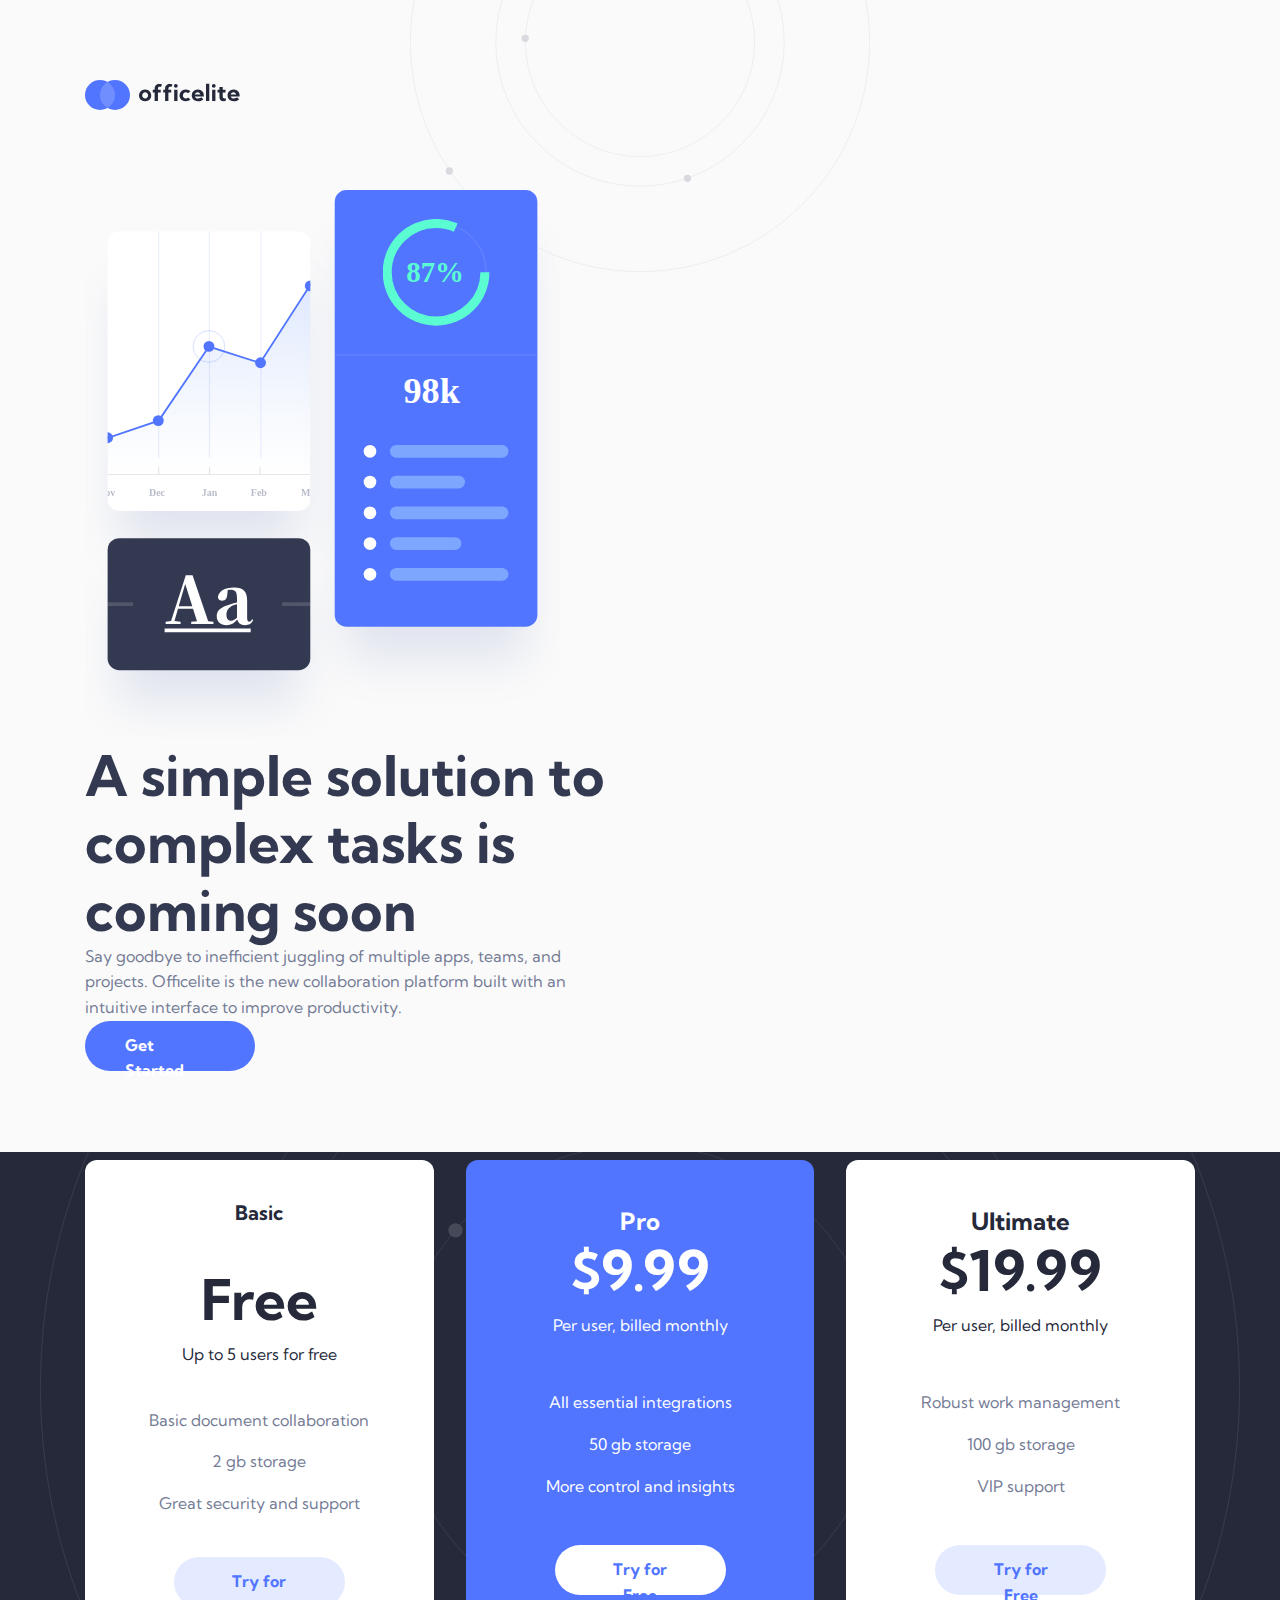
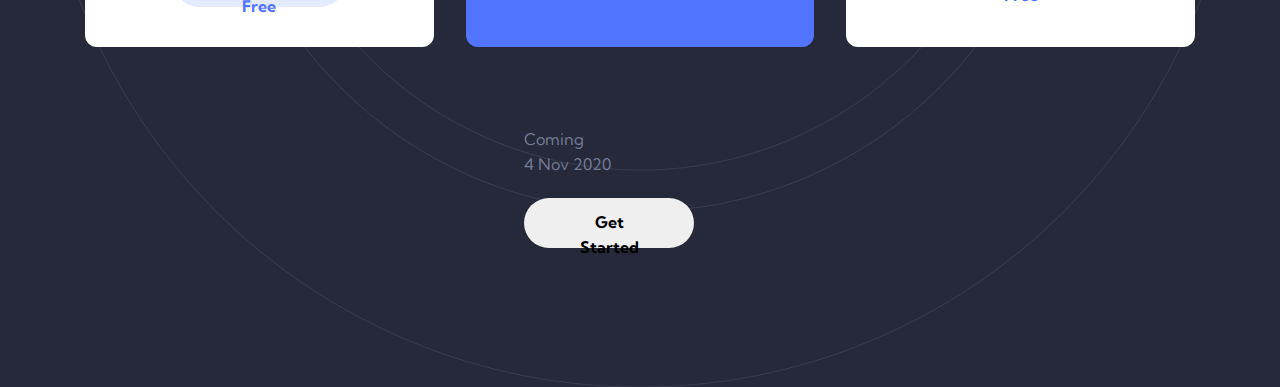
<file: index.html>
<!DOCTYPE html>
<html lang="en">
  <head>
    <meta charset="UTF-8" />
    <meta name="viewport" content="width=device-width, initial-scale=1.0" />

    <link
      rel="icon"
      type="image/png"
      sizes="32x32"
      href="./assets/favicon-32x32.png"
    />
    <link rel="preconnect" href="https://fonts.googleapis.com" />
    <link rel="preconnect" href="https://fonts.gstatic.com" crossorigin />
    <link
      href="https://fonts.googleapis.com/css2?family=Kumbh+Sans:wght@100..900&display=swap"
      rel="stylesheet"
    />
    <link rel="stylesheet" href="./styles/app.css" />
    <link rel="stylesheet" href="./styles/pricing.css" />
    <title>Frontend Mentor | Officelite coming soon site</title>
  </head>
  <body>
    <div class="container">
      <header>
        <nav>
          <img
            class="logo"
            src="./assets/shared/logo.svg"
            alt="officelite logo"
          />
        </nav>
      </header>
      <main>
        <div class="hero-section">
          <img
            class="hero-img"
            src="./assets/home/illustration-charts.svg"
            alt="illustration-charts"
          />
          <div class="hero-content">
            <h1 class="title">
              A simple solution to complex tasks is coming soon
            </h1>
            <p>
              Say goodbye to inefficient juggling of multiple apps, teams, and
              projects. Officelite is the new collaboration platform built with
              an intuitive interface to improve productivity.
            </p>
            <button class="btn btn-main-cta btn-hero" type="button">
              Get Started
            </button>
          </div>
        </div>

        <div class="pricing-section">
          <article class="card">
            <header>
              <h2 class="pricing-plan">Basic</h2>
              <div class="pricing-details">
                <h3 class="price">Free</h3>
                <p class="users">Up to 5 users for free</p>
              </div>
            </header>
            <ul class="pricing-features">
              <li>Basic document collaboration</li>
              <li>2 gb storage</li>
              <li>Great security and support</li>
            </ul>
            <button class="btn btn-plan-cta" type="button">Try for Free</button>
          </article>
          <article class="card selected">
            <header>
              <h2>Pro</h2>
              <div class="pricing-details">
                <h3 class="price">$9.99</h3>
                <p class="users">Per user, billed monthly</p>
              </div>
            </header>
            <ul class="pricing-features">
              <li>All essential integrations</li>
              <li>50 gb storage</li>
              <li>More control and insights</li>
            </ul>
            <button class="btn btn-plan-cta" type="button">Try for Free</button>
          </article>
          <article class="card">
            <header>
              <h2>Ultimate</h2>
              <div class="pricing-details">
                <h3 class="price">$19.99</h3>
                <p class="users">Per user, billed monthly</p>
              </div>
            </header>
            <ul class="pricing-features">
              <li>Robust work management</li>
              <li>100 gb storage</li>
              <li>VIP support</li>
            </ul>
            <button class="btn btn-plan-cta" type="button">Try for Free</button>
          </article>
        </div>

        <footer>
          <div class="countdown-section">
            <!-- If you're choosing to make this date dynamic, set it to 30 days in the future from the moment the visitor views the page -->
            <div>
              <p>Coming</p>
              <p>4 Nov 2020</p>
            </div>
            <div>
              <!-- If you're choosing to make this timer dynamic, have it countdown from the date you set above -->
              47 Days 07 Hours 56 Min 14 Sec
            </div>
            <button class="btn btn-main" type="button">Get Started</button>
          </div>
        </footer>
      </main>
    </div>
  </body>
</html>
</file>
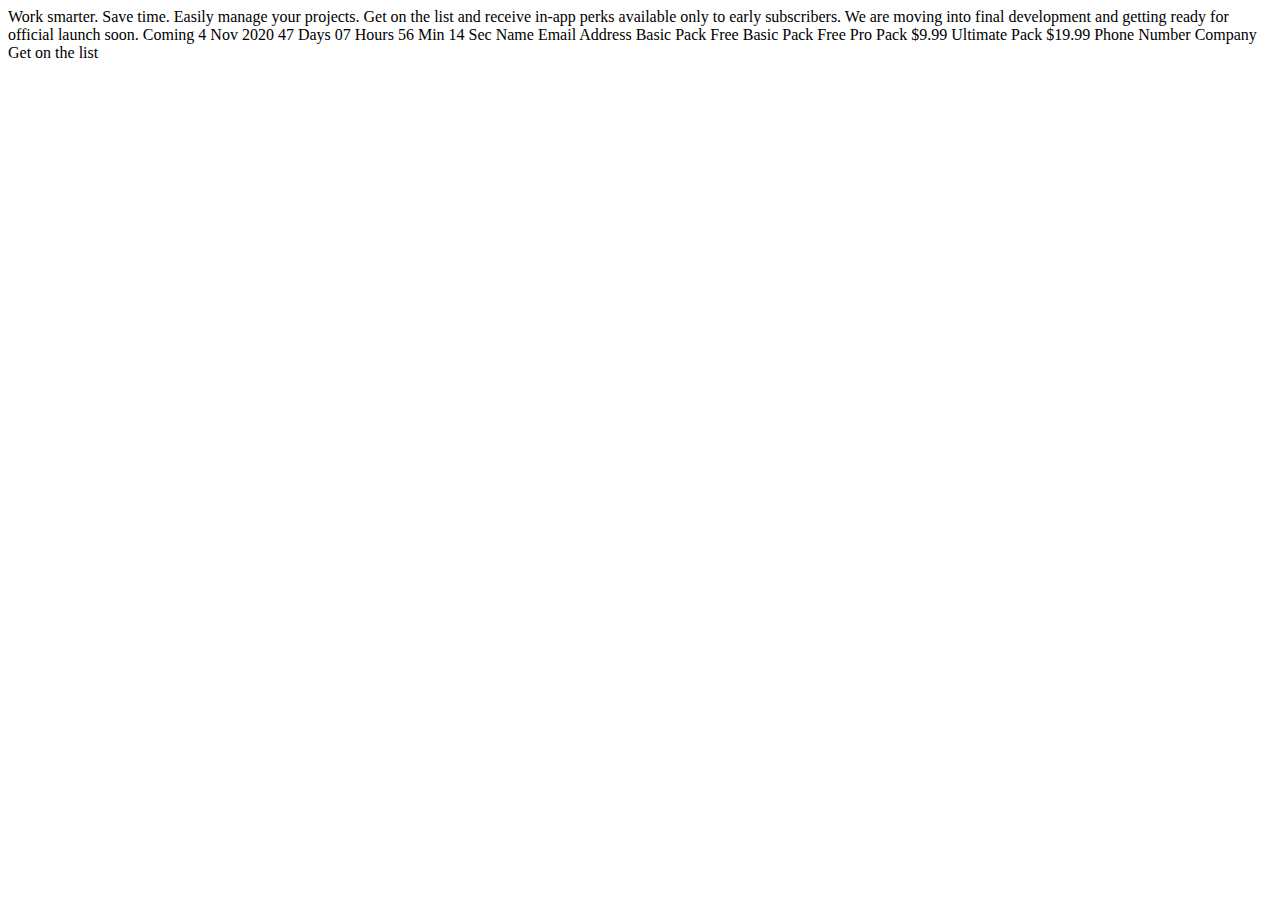
<file: sign-up.html>
<!DOCTYPE html>
<html lang="en">
<head>
  <meta charset="UTF-8">
  <meta name="viewport" content="width=device-width, initial-scale=1.0">

  <link rel="icon" type="image/png" sizes="32x32" href="./assets/favicon-32x32.png">

    <title>Frontend Mentor | Officelite coming soon site</title>
</head>
<body>
  Work smarter. Save time.

  Easily manage your projects. Get on the list and receive in-app perks available only to 
  early subscribers. We are moving into final development and getting ready for official launch soon.

  <!-- If you're choosing to make this date dynamic, set it to 30 days in the future from the moment the visitor views the page -->
  Coming 4 Nov 2020

  <!-- If you're choosing to make this timer dynamic, have it countdown from the date you set above -->
  47 Days
  07 Hours
  56 Min
  14 Sec

  Name
  Email Address
  Basic Pack Free
  Basic Pack Free
  Pro Pack $9.99
  Ultimate Pack $19.99
  Phone Number
  Company
  Get on the list
</body>
</html>
</file>
<file: styles/app.css>
* {
  box-sizing: border-box;
}

:root {
  /* colors */
  --color-neutral-900: #25293a;
  --color-neutral-800: #333950;
  --color-neutral-500: #747b95;
  --color-neutral-500-50a: rgba(116, 123, 149, 50%);
  --color-neutral-50: #fafafa;
  --color-neutral-0: #ffffff;
  --color-blue-500: #5175ff;
  --color-blue-300: #829cff;
  --color-blue-100: #e4eaff;
  --color-red-400: #f05b5b;
}

html,
input,
button {
  font-family: "Kumbh Sans", sans-serif;
  font-optical-sizing: auto;
  font-style: normal;
  font-variation-settings: "YOPQ" 300;
}

html,
body {
  margin: 0;
  color: var(--color-neutral-900);
}

h1,
h2,
h3 {
  margin: 0;
  font-weight: 700;
  letter-spacing: 0px;
}

h1 {
  font-size: 2.5rem;
  line-height: 120%;
  color: var(--color-neutral-800);
}

p,
li,
button {
  margin: 0;
  font-size: 1rem;
  line-height: 160%;
  letter-spacing: 0px;
}

p,
li {
  font-weight: 400;
  color: var(--color-neutral-500);
}

ul {
  list-style-type: none;
  margin: 0;
  padding: 0;
}

body {
  position: relative;
  background: url(../assets/home/bg-pattern-header.svg) center top -188px/ 460px
      no-repeat,
    url(../assets/home/bg-pattern-footer.svg) center bottom / 1200px no-repeat,
    linear-gradient(
      to bottom,
      var(--color-neutral-50) 0%,
      var(--color-neutral-50) 58%,
      var(--color-neutral-900) 58%,
      var(--color-neutral-900) 100%
    );
}

.container {
  margin: 0 auto;
  max-width: 1190px;
  padding: 40px 1rem 112px;
  display: flex;
  flex-direction: column;
  gap: 80px;
}

/* header */
nav {
  display: flex;
  align-items: center;
  justify-content: center;
}

/* main */
main {
  display: flex;
  flex-direction: column;
  gap: 80px;
}

.btn {
  width: 170px;
  height: 50px;
  border-radius: 999px;
  padding: 12px 40px;
  font-weight: 700;
  border: none;
  outline: none;
  cursor: pointer;
}

.btn-main-cta {
  background-color: var(--color-blue-500);
  color: var(--color-neutral-0);
}

.btn-main-cta:hover {
  background-color: var(--color-blue-300);
}

.btn-main-cta:focus {
  box-shadow: 0 0 0 3px var(--color-neutral-0), 0 0 0 5px var(--color-blue-500);
}

footer {
  display: flex;
  gap: 48px;
  flex-direction: column;
  align-items: center;
}

@media screen and (min-width: 575px) {
  .hero-content {
    max-width: 540px;
  }
}

@media screen and (min-width: 768px) {
  .container {
    padding: 80px 2.5rem 130px;
  }

  nav {
    justify-content: start;
  }

  .hero-section {
    flex-direction: row-reverse;
    gap: 63px;
    justify-content: space-between;
  }

  .hero-content {
    align-items: start;
  }

  .hero-content > * {
    text-align: start;
  }

  .hero-img {
    max-width: 280px;
  }
}

@media screen and (min-width: 992px) {
  .hero-img {
    max-width: 370px;
  }
}

@media screen and (min-width: 1200px) {
  .hero-section {
    gap: 95px;
  }

  .title {
    font-size: 3.5rem;
  }

  .hero-img {
    max-width: 475px;
  }
}

/* text presets */
.text-preset1 {
  font-size: 3.5rem; /* 56px */
  font-weight: 700;
  line-height: 120%;
  letter-spacing: 0px;
}

.text-preset1-tablet {
  font-size: 2.5rem; /* 40px */
  font-weight: 700;
  line-height: 120%;
  letter-spacing: 0px;
}

.text-preset2 {
  font-size: 1.25rem; /* 20px */
  font-weight: 700;
  line-height: 140%;
  letter-spacing: 0px;
}

.text-preset3 {
  font-size: 1.125rem; /* 18px */
  font-weight: 400;
  line-height: 150%;
  letter-spacing: 0px;
}

.text-preset4 {
  font-size: 1rem; /* 16px */
  font-weight: 400;
  line-height: 160%;
  letter-spacing: 0px;
}

.text-preset5 {
  font-size: 1rem; /* 16px */
  font-weight: 700;
  line-height: 160%;
  letter-spacing: 0px;
}

.text-preset6 {
  font-size: 1rem; /* 16px */
  font-weight: 700;
  line-height: 160%;
  letter-spacing: 5px;
}
</file>
<file: styles/pricing.css>
.pricing-section {
  display: flex;
  flex-direction: column;
  gap: 24px;
  width: 100%;
}

.card {
  display: grid;
  grid-template-areas:
    "header"
    "features"
    "button";
  background-color: var(--color-neutral-0);
  border: none;
  border-radius: 12px;
  padding: 40px 24px;
  gap: 48px;
  width: 100%;
}

.card header {
  grid-area: header;
  justify-self: center;
}

.card .pricing-plan {
  font-size: 1.25rem;
  margin-bottom: 16px;
}

.card .price {
  font-size: 3.5rem;
  margin-bottom: 8px;
}

.card .users {
  color: var(--color-neutral-900);
}

.card .pricing-features {
  grid-area: features;
  display: grid;
  gap: 16px;
  justify-self: center;
}

.card * {
  text-align: center;
  align-items: center;
  align-content: center;
}

.card .btn-plan-cta {
  grid-area: button;
  width: 171px;
  background-color: var(--color-blue-100);
  color: var(--color-blue-500);
  justify-self: center;
}

.card:first-of-type {
  box-shadow: 0 50px 50px -25px rgba(75, 92, 154, 24%);
}

.card .btn-plan-cta:hover {
  background-color: var(--color-blue-500);
  color: var(--color-neutral-0);
}

.card .btn-plan-cta:focus {
  box-shadow: 0 0 0 3px var(--color-neutral-0), 0 0 0 5px var(--color-blue-500);
}

.card.selected {
  background-color: var(--color-blue-500);
}

.card.selected * {
  color: var(--color-neutral-0);
}

.card.selected .btn-plan-cta {
  background-color: var(--color-neutral-0);
  color: var(--color-blue-500);
}

.card.selected .btn-plan-cta:hover {
  background-color: var(--color-neutral-100);
}

.card.selected .btn-plan-cta:focus {
  background-color: var(--color-neutral-0);
  box-shadow: 0 0 0 3px var(--color-blue-500), 0 0 0 5px var(--color-neutral-0);
}

@media screen and (min-width: 575px) and (max-width: 1199px) {
  .pricing-section {
    gap: 20px;
    max-width: 973px;
  }

  .card {
    display: grid;
    grid-template-areas:
      "header features"
      "button features";
    padding: 48px;
    row-gap: 24px;
  }

  .card * {
    text-align: left;
    align-items: center;
    align-content: center;
  }

  .card header,
  .card .btn-plan-cta {
    justify-self: start;
  }

  .card .pricing-features {
    justify-self: end;
  }

  .card.selected {
    background-image: url(../assets/home/bg-pattern-pricing.svg);
    background-repeat: no-repeat;
    background-size: 880px;
    background-position-x: -335px;
    background-position-y: center;
  }
}

@media screen and (min-width: 1200px) {
  .pricing-section {
    flex-direction: row;
    gap: 32px;
    justify-content: center;
  }

  .card {
    max-width: 349px;
    padding: 40px 20px;
    gap: 40px;
  }

  .card:first-of-type {
    box-shadow: none;
  }

  .card .pricing-plan {
    margin-bottom: 40px;
  }
}
</file>
